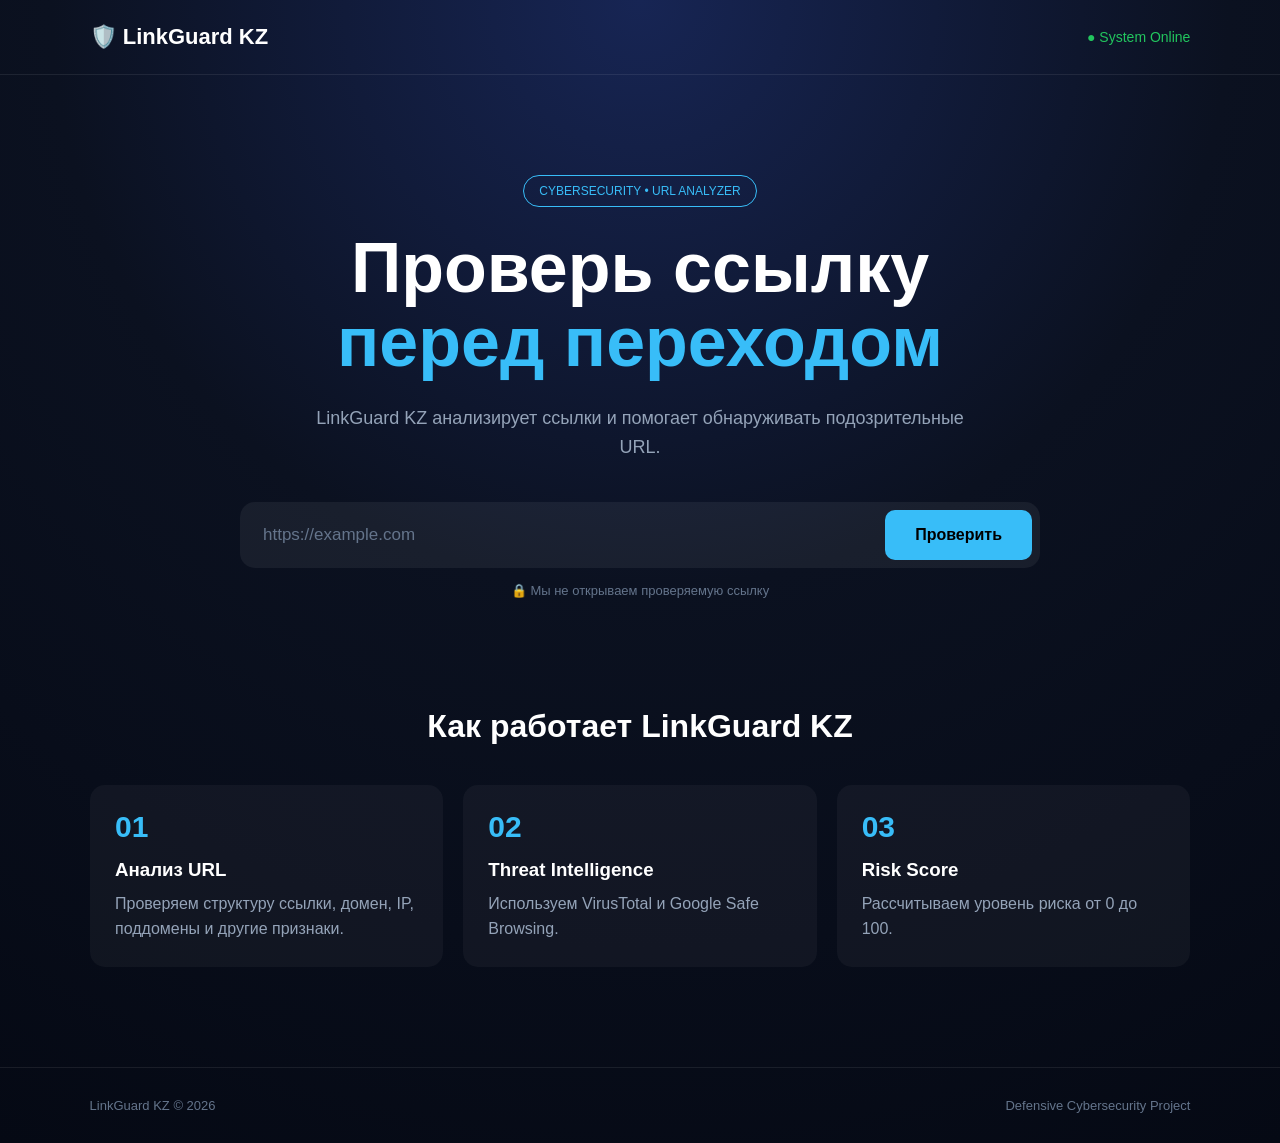
<file: frontend/index.html>
<!DOCTYPE html>
<html lang="ru">

<head>

    <meta charset="UTF-8">

    <meta name="viewport" content="width=device-width, initial-scale=1.0">

    <title>LinkGuard KZ</title>

    <link rel="stylesheet" href="style.css">

</head>


<body>

    <header>

        <div class="logo">
            🛡️ LinkGuard KZ
        </div>

        <div class="online">
            ● System Online
        </div>

    </header>


    <main>

        <section class="hero">

            <div class="badge">
                CYBERSECURITY • URL ANALYZER
            </div>


            <h1>
                Проверь ссылку<br>
                <span>перед переходом</span>
            </h1>


            <p>
                LinkGuard KZ анализирует ссылки
                и помогает обнаруживать подозрительные URL.
            </p>


            <div class="search">

                <input
                    id="url"
                    type="text"
                    placeholder="https://example.com"
                >

                <button onclick="checkURL()">
                    Проверить
                </button>

            </div>


            <div class="hint">
                🔒 Мы не открываем проверяемую ссылку
            </div>

        </section>


        <section id="loading" class="loading hidden">

            <div class="loader"></div>

            <h3>
                Анализируем ссылку...
            </h3>

            <p>
                Проверяем Local Analyzer,
                VirusTotal и Google Safe Browsing
            </p>

        </section>


        <section id="result" class="result hidden">

            <div class="result-top">

                <div>

                    <div class="result-label">
                        ANALYSIS RESULT
                    </div>

                    <h2 id="status">
                        —
                    </h2>

                </div>


                <div class="score">

                    <span id="score">
                        0
                    </span>

                    <small>/100</small>

                </div>

            </div>


            <div class="url-card">

                <div>
                    URL
                </div>

                <p id="checked-url">
                    —
                </p>

            </div>


            <div class="cards">


                <div class="card">

                    <div class="icon">
                        🧠
                    </div>

                    <h3>
                        Local Analyzer
                    </h3>

                    <p id="local-status">
                        —
                    </p>

                </div>


                <div class="card">

                    <div class="icon">
                        🦠
                    </div>

                    <h3>
                        VirusTotal
                    </h3>

                    <p id="vt-status">
                        —
                    </p>

                </div>


                <div class="card">

                    <div class="icon">
                        🛡️
                    </div>

                    <h3>
                        Google Safe Browsing
                    </h3>

                    <p id="google-status">
                        —
                    </p>

                </div>


            </div>


            <div class="reasons">

                <h3>
                    🔍 Причины оценки
                </h3>

                <ul id="reasons"></ul>

            </div>

        </section>


        <section class="how">

            <h2>
                Как работает LinkGuard KZ
            </h2>


            <div class="how-cards">


                <div>

                    <strong>
                        01
                    </strong>

                    <h3>
                        Анализ URL
                    </h3>

                    <p>
                        Проверяем структуру ссылки,
                        домен, IP, поддомены и другие признаки.
                    </p>

                </div>


                <div>

                    <strong>
                        02
                    </strong>

                    <h3>
                        Threat Intelligence
                    </h3>

                    <p>
                        Используем VirusTotal
                        и Google Safe Browsing.
                    </p>

                </div>


                <div>

                    <strong>
                        03
                    </strong>

                    <h3>
                        Risk Score
                    </h3>

                    <p>
                        Рассчитываем уровень риска
                        от 0 до 100.
                    </p>

                </div>


            </div>

        </section>

    </main>


    <footer>

        <span>
            LinkGuard KZ © 2026
        </span>

        <span>
            Defensive Cybersecurity Project
        </span>

    </footer>


    <script src="script.js"></script>

</body>

</html>
</file>
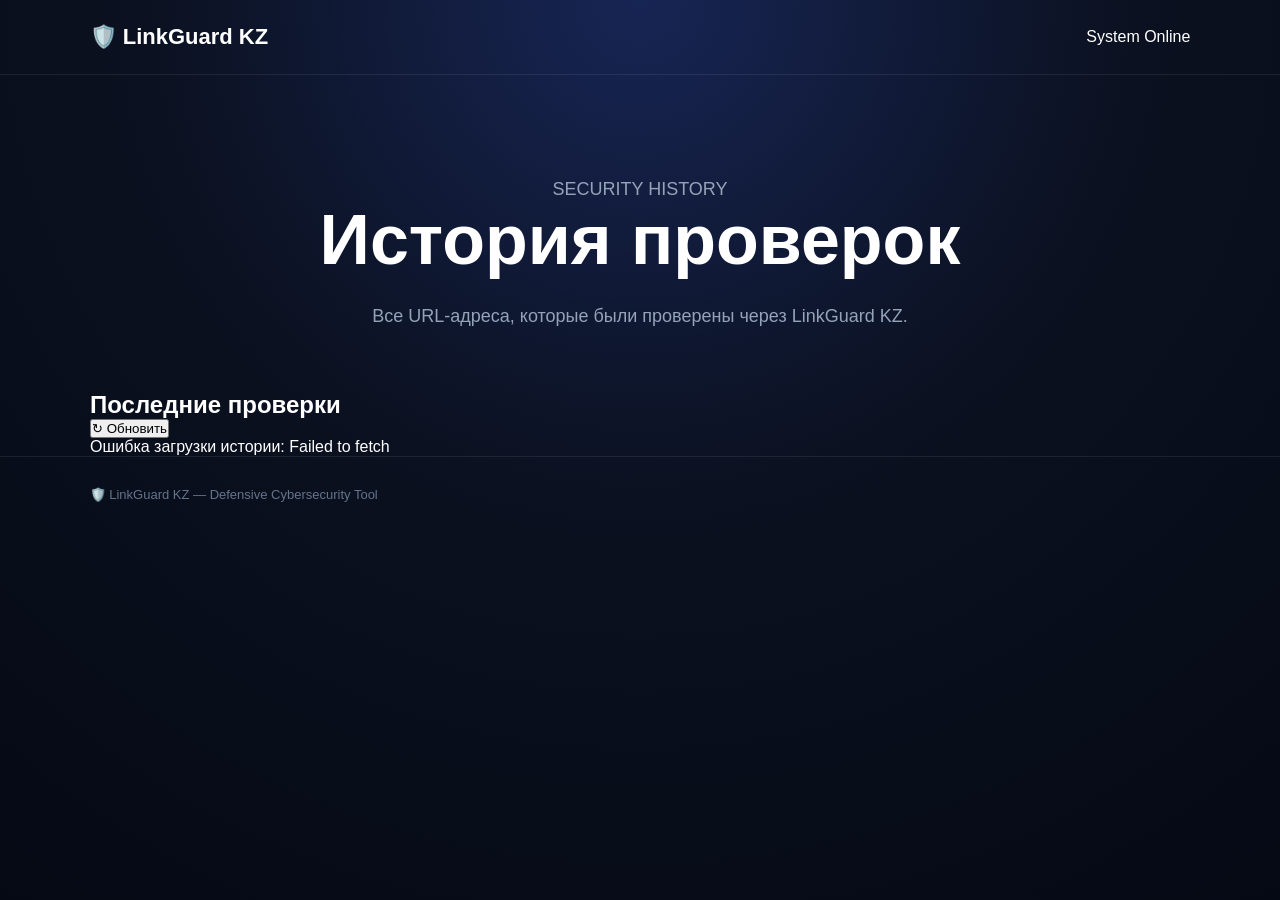
<file: frontend/history.html>
<!DOCTYPE html>
<html lang="ru">
<head>
    <meta charset="UTF-8">
    <meta name="viewport" content="width=device-width, initial-scale=1.0">

    <title>LinkGuard KZ — History</title>

    <link rel="stylesheet" href="style.css">
</head>

<body>

<header class="header">

    <div class="logo">
        🛡️ LinkGuard KZ
    </div>

    <div class="status">
        <span class="status-dot"></span>
        System Online
    </div>

</header>


<main class="container">

    <section class="hero">

        <p class="eyebrow">
            SECURITY HISTORY
        </p>

        <h1>
            История проверок
        </h1>

        <p class="subtitle">
            Все URL-адреса, которые были проверены через LinkGuard KZ.
        </p>

    </section>


    <section class="history-card">

        <div class="history-header">

            <h2>
                Последние проверки
            </h2>

            <button onclick="loadHistory()" class="refresh-btn">
                ↻ Обновить
            </button>

        </div>


        <div id="loading" class="loading">
            Загрузка истории...
        </div>


        <div id="empty" class="empty" style="display: none;">
            История проверок пока пуста.
        </div>


        <div class="table-wrapper">

            <table id="historyTable" style="display: none;">

                <thead>

                    <tr>
                        <th>ID</th>
                        <th>URL</th>
                        <th>Domain</th>
                        <th>Score</th>
                        <th>Level</th>
                        <th>Date</th>
                    </tr>

                </thead>

                <tbody id="historyBody"></tbody>

            </table>

        </div>

    </section>

</main>


<footer class="footer">

    <p>
        🛡️ LinkGuard KZ — Defensive Cybersecurity Tool
    </p>

</footer>


<script>

async function loadHistory() {

    const loading = document.getElementById("loading");
    const empty = document.getElementById("empty");
    const table = document.getElementById("historyTable");
    const body = document.getElementById("historyBody");

    loading.style.display = "block";
    empty.style.display = "none";
    table.style.display = "none";

    try {

        const response = await fetch(
            "http://127.0.0.1:8000/history"
        );

        if (!response.ok) {
            throw new Error("Server error");
        }

        const data = await response.json();

        body.innerHTML = "";

        if (data.items.length === 0) {

            loading.style.display = "none";
            empty.style.display = "block";

            return;
        }


        data.items.forEach(item => {

            const row = document.createElement("tr");

            let levelText = item.level;

            if (item.level === "safe") {
                levelText = "🟢 SAFE";
            }

            else if (item.level === "suspicious") {
                levelText = "🟡 SUSPICIOUS";
            }

            else if (item.level === "dangerous") {
                levelText = "🔴 DANGEROUS";
            }


            row.innerHTML = `

                <td>${item.id}</td>

                <td class="url-cell">
                    ${escapeHTML(item.url)}
                </td>

                <td>
                    ${escapeHTML(item.domain || "-")}
                </td>

                <td>
                    <strong>
                        ${item.score}/100
                    </strong>
                </td>

                <td>
                    ${levelText}
                </td>

                <td>
                    ${item.created_at}
                </td>

            `;

            body.appendChild(row);

        });


        loading.style.display = "none";
        table.style.display = "table";

    }

    catch (error) {

        loading.style.display = "none";

        empty.style.display = "block";

        empty.textContent =
            "Ошибка загрузки истории: " + error.message;

    }

}


function escapeHTML(text) {

    const div = document.createElement("div");

    div.textContent = text;

    return div.innerHTML;

}


loadHistory();

</script>

</body>
</html>
</file>
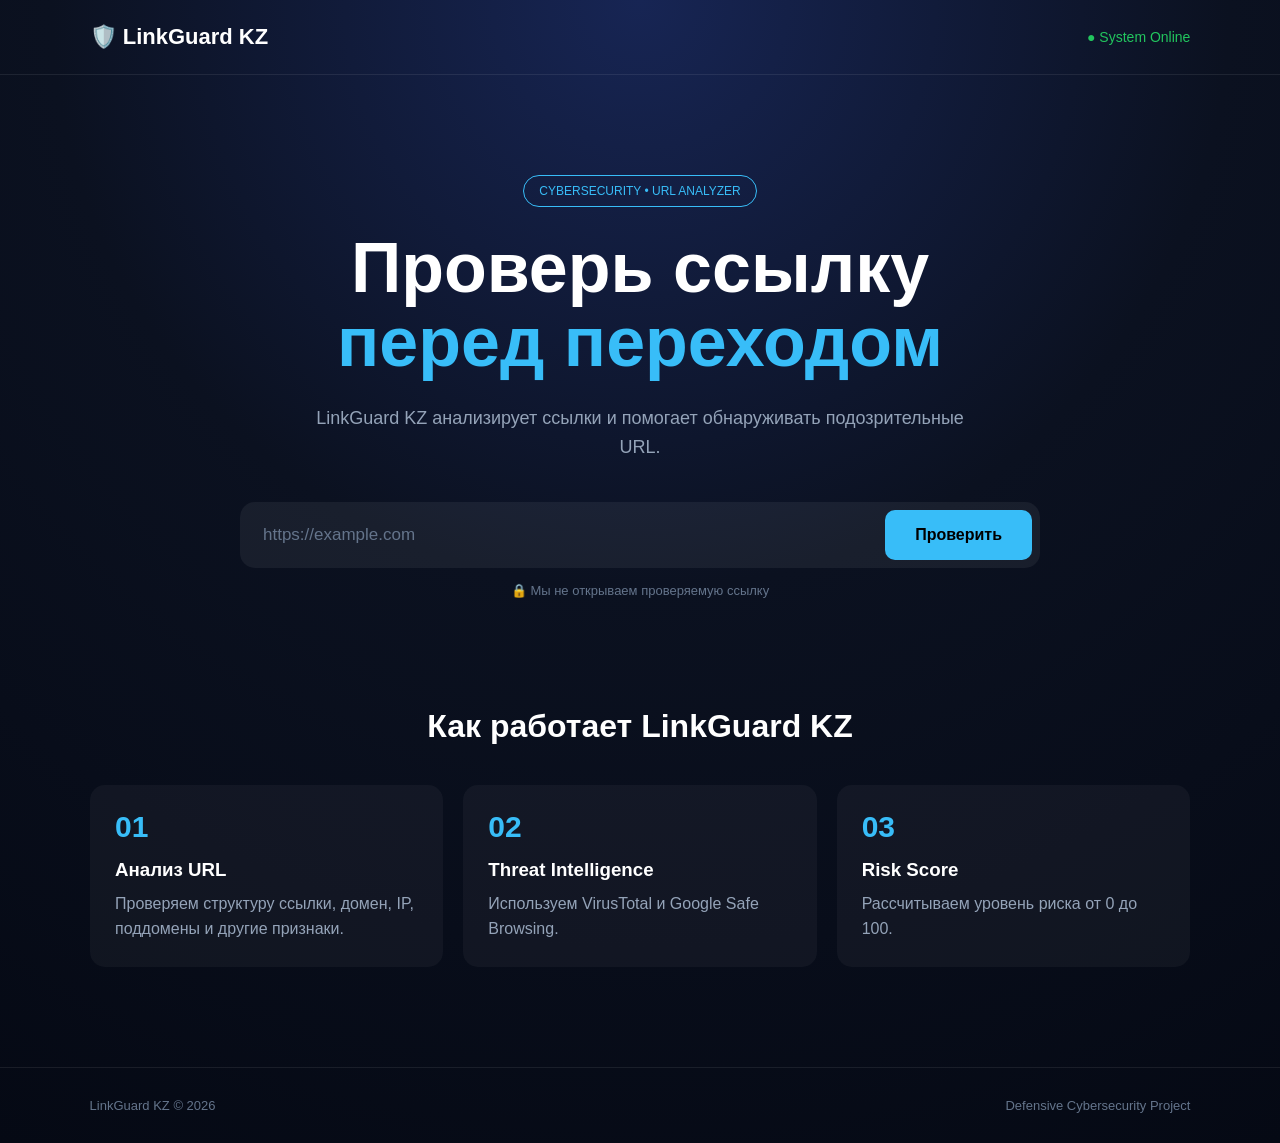
<file: frontend/Идея кибербезопасности.html>
<!DOCTYPE html>
<html lang="ru">

<head>

    <meta charset="UTF-8">

    <meta name="viewport" content="width=device-width, initial-scale=1.0">

    <title>LinkGuard KZ</title>

    <link rel="stylesheet" href="style.css">

</head>


<body>

    <header>

        <div class="logo">
            🛡️ LinkGuard KZ
        </div>

        <div class="online">
            ● System Online
        </div>

    </header>


    <main>

        <section class="hero">

            <div class="badge">
                CYBERSECURITY • URL ANALYZER
            </div>


            <h1>
                Проверь ссылку<br>
                <span>перед переходом</span>
            </h1>


            <p>
                LinkGuard KZ анализирует ссылки
                и помогает обнаруживать подозрительные URL.
            </p>


            <div class="search">

                <input
                    id="url"
                    type="text"
                    placeholder="https://example.com"
                >

                <button onclick="checkURL()">
                    Проверить
                </button>

            </div>


            <div class="hint">
                🔒 Мы не открываем проверяемую ссылку
            </div>

        </section>


        <section id="loading" class="loading hidden">

            <div class="loader"></div>

            <h3>
                Анализируем ссылку...
            </h3>

            <p>
                Проверяем Local Analyzer,
                VirusTotal и Google Safe Browsing
            </p>

        </section>


        <section id="result" class="result hidden">

            <div class="result-top">

                <div>

                    <div class="result-label">
                        ANALYSIS RESULT
                    </div>

                    <h2 id="status">
                        —
                    </h2>

                </div>


                <div class="score">

                    <span id="score">
                        0
                    </span>

                    <small>/100</small>

                </div>

            </div>


            <div class="url-card">

                <div>
                    URL
                </div>

                <p id="checked-url">
                    —
                </p>

            </div>


            <div class="cards">


                <div class="card">

                    <div class="icon">
                        🧠
                    </div>

                    <h3>
                        Local Analyzer
                    </h3>

                    <p id="local-status">
                        —
                    </p>

                </div>


                <div class="card">

                    <div class="icon">
                        🦠
                    </div>

                    <h3>
                        VirusTotal
                    </h3>

                    <p id="vt-status">
                        —
                    </p>

                </div>


                <div class="card">

                    <div class="icon">
                        🛡️
                    </div>

                    <h3>
                        Google Safe Browsing
                    </h3>

                    <p id="google-status">
                        —
                    </p>

                </div>


            </div>


            <div class="reasons">

                <h3>
                    🔍 Причины оценки
                </h3>

                <ul id="reasons"></ul>

            </div>

        </section>


        <section class="how">

            <h2>
                Как работает LinkGuard KZ
            </h2>


            <div class="how-cards">


                <div>

                    <strong>
                        01
                    </strong>

                    <h3>
                        Анализ URL
                    </h3>

                    <p>
                        Проверяем структуру ссылки,
                        домен, IP, поддомены и другие признаки.
                    </p>

                </div>


                <div>

                    <strong>
                        02
                    </strong>

                    <h3>
                        Threat Intelligence
                    </h3>

                    <p>
                        Используем VirusTotal
                        и Google Safe Browsing.
                    </p>

                </div>


                <div>

                    <strong>
                        03
                    </strong>

                    <h3>
                        Risk Score
                    </h3>

                    <p>
                        Рассчитываем уровень риска
                        от 0 до 100.
                    </p>

                </div>


            </div>

        </section>

    </main>


    <footer>

        <span>
            LinkGuard KZ © 2026
        </span>

        <span>
            Defensive Cybersecurity Project
        </span>

    </footer>


    <script src="script.js"></script>

</body>

</html>
</file>
<file: frontend/style.css>
* {
    box-sizing: border-box;
    margin: 0;
    padding: 0;
}


body {
    font-family: Arial, sans-serif;

    background:
        radial-gradient(
            circle at top,
            #172554,
            #0b1120 45%,
            #050914
        );

    color: white;

    min-height: 100vh;
}


/* HEADER */

header {
    height: 75px;

    display: flex;

    justify-content: space-between;

    align-items: center;

    padding: 0 7%;

    border-bottom: 1px solid
        rgba(255,255,255,0.08);
}


.logo {
    font-size: 22px;

    font-weight: bold;
}


.online {
    color: #22c55e;

    font-size: 14px;
}


/* MAIN */

main {
    width: 90%;

    max-width: 1100px;

    margin: auto;
}


/* HERO */

.hero {
    text-align: center;

    padding: 100px 0 60px;
}


.badge {
    display: inline-block;

    padding: 8px 15px;

    border: 1px solid #38bdf8;

    border-radius: 30px;

    color: #38bdf8;

    font-size: 12px;

    margin-bottom: 25px;
}


.hero h1 {
    font-size: 70px;

    line-height: 1.05;

    margin-bottom: 25px;
}


.hero h1 span {
    color: #38bdf8;
}


.hero > p {
    color: #94a3b8;

    font-size: 18px;

    line-height: 1.6;

    max-width: 650px;

    margin: auto;
}


/* SEARCH */

.search {
    max-width: 800px;

    margin: 40px auto 15px;

    display: flex;

    gap: 10px;

    padding: 8px;

    background: rgba(255,255,255,0.06);

    border-radius: 15px;
}


.search input {
    flex: 1;

    background: transparent;

    border: none;

    outline: none;

    color: white;

    font-size: 17px;

    padding: 15px;
}


.search input::placeholder {
    color: #64748b;
}


.search button {
    background: #38bdf8;

    border: none;

    border-radius: 10px;

    padding: 0 30px;

    font-size: 16px;

    font-weight: bold;

    cursor: pointer;
}


.search button:hover {
    background: #7dd3fc;
}


.hint {
    color: #64748b;

    font-size: 13px;
}


/* LOADING */

.loading {
    text-align: center;

    padding: 40px;

    background: rgba(255,255,255,0.05);

    border-radius: 20px;
}


.loader {
    width: 35px;

    height: 35px;

    border: 3px solid #334155;

    border-top-color: #38bdf8;

    border-radius: 50%;

    margin: auto auto 15px;

    animation: spin 1s linear infinite;
}


@keyframes spin {

    to {
        transform: rotate(360deg);
    }

}


/* RESULT */

.result {
    padding: 30px;

    background: rgba(15,23,42,0.9);

    border-radius: 20px;

    margin-bottom: 80px;
}


.result-top {
    display: flex;

    justify-content: space-between;

    align-items: center;

    margin-bottom: 25px;
}


.result-label {
    color: #64748b;

    font-size: 12px;

    letter-spacing: 2px;

    margin-bottom: 8px;
}


#status {
    font-size: 32px;
}


.score {
    font-size: 50px;

    font-weight: bold;
}


.score small {
    font-size: 18px;

    color: #64748b;
}


/* URL */

.url-card {
    background: rgba(255,255,255,0.04);

    padding: 18px;

    border-radius: 12px;

    margin-bottom: 20px;
}


.url-card div {
    color: #64748b;

    font-size: 12px;
}


.url-card p {
    margin-top: 8px;

    word-break: break-all;

    color: #cbd5e1;
}


/* CARDS */

.cards {
    display: grid;

    grid-template-columns:
        repeat(3, 1fr);

    gap: 15px;
}


.card {
    padding: 22px;

    background: rgba(255,255,255,0.04);

    border-radius: 15px;
}


.icon {
    font-size: 28px;

    margin-bottom: 12px;
}


.card h3 {
    margin-bottom: 8px;
}


.card p {
    color: #94a3b8;

    font-size: 14px;
}


/* REASONS */

.reasons {
    margin-top: 20px;

    padding: 25px;

    background: rgba(255,255,255,0.04);

    border-radius: 15px;
}


.reasons h3 {
    margin-bottom: 15px;
}


.reasons ul {
    list-style: none;
}


.reasons li {
    padding: 10px 0;

    color: #cbd5e1;

    border-bottom: 1px solid
        rgba(255,255,255,0.05);
}


/* HOW */

.how {
    padding: 50px 0 100px;
}


.how > h2 {
    text-align: center;

    font-size: 32px;

    margin-bottom: 40px;
}


.how-cards {
    display: grid;

    grid-template-columns:
        repeat(3, 1fr);

    gap: 20px;
}


.how-cards > div {
    padding: 25px;

    background: rgba(255,255,255,0.04);

    border-radius: 15px;
}


.how-cards strong {
    color: #38bdf8;

    font-size: 30px;
}


.how-cards h3 {
    margin: 15px 0 10px;
}


.how-cards p {
    color: #94a3b8;

    line-height: 1.6;
}


/* FOOTER */

footer {
    padding: 30px 7%;

    border-top: 1px solid
        rgba(255,255,255,0.08);

    display: flex;

    justify-content: space-between;

    color: #64748b;

    font-size: 13px;
}


/* HIDDEN */

.hidden {
    display: none;
}


/* MOBILE */

@media (max-width: 700px) {

    .hero h1 {
        font-size: 45px;
    }

    .search {
        flex-direction: column;
    }

    .search button {
        padding: 15px;
    }

    .cards {
        grid-template-columns: 1fr;
    }

    .how-cards {
        grid-template-columns: 1fr;
    }

    .result-top {
        flex-direction: column;

        align-items: flex-start;

        gap: 20px;
    }

    footer {
        flex-direction: column;

        gap: 10px;
    }

}
</file>
